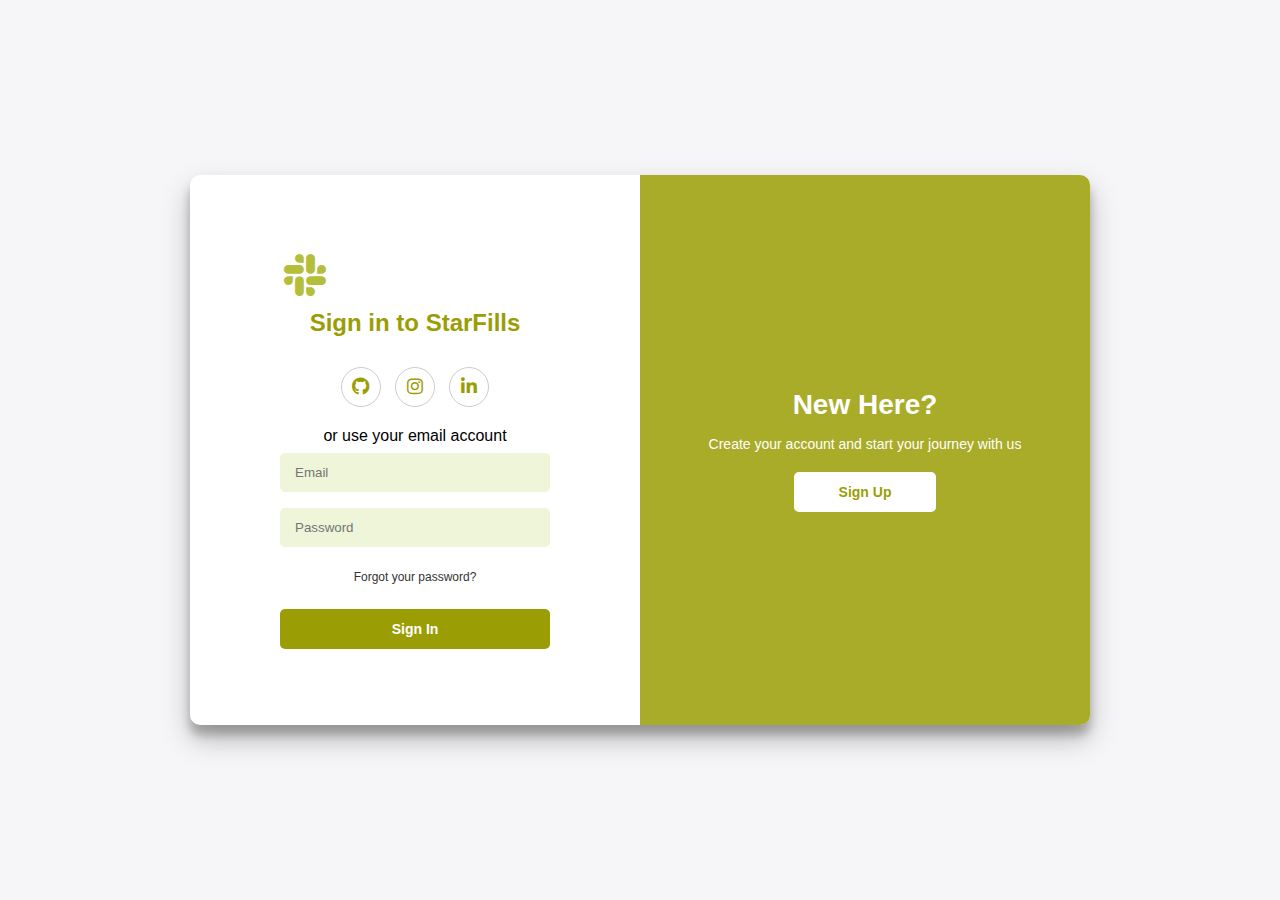
<file: index.html>
<!DOCTYPE html>
<html lang="en">
<head>
  <meta charset="UTF-8">
  <meta name="viewport" content="width=device-width, initial-scale=1.0">
  <title>Sign In</title>
  <link rel="stylesheet" href="https://cdnjs.cloudflare.com/ajax/libs/font-awesome/6.5.0/css/all.min.css">
  <link rel="stylesheet" href="style.css">
  <link rel="stylesheet" href="https://cdnjs.cloudflare.com/ajax/libs/font-awesome/6.5.0/css/all.min.css">
</head>
<body>
  <div class="container">
    
    <!-- Sign In Section -->
    <div class="form-container">
      <form action="#">
        <!-- <img src="https://upload.wikimedia.org/wikipedia/commons/7/76/Slack_Icon.png" class="logo" alt="logo"> -->
        <i class="fa-brands fa-slack logo"></i>
        <h2>Sign in to StarFills</h2>
            <div class="social-container">
            <a href="https://github.com/Amritanshu-dev" target="_blank"><i class="fab fa-github"></i></a>
            <a href="https://www.instagram.com/needtherapy.jpg?igsh=MWR6NmU2Njg5ZTBxMA==" target="_blank"><i class="fab fa-instagram"></i></a>
            <a href="https://linkedin.com/in/amritanshu-shreshth" target="_blank"><i class="fab fa-linkedin-in"></i></a>
            </div>
        <span>or use your email account</span>
        <input type="email" placeholder="Email" required>
        <input type="password" placeholder="Password" required>
        <a href="#">Forgot your password?</a>
        <button type="submit">Sign In</button>
      </form>
    </div>

    <!-- Overlay -->
    <div class="overlay-container">
      <div class="overlay">
        <h1>New Here?</h1>
        <p>Create your account and start your journey with us</p>
        <a href="signup.html">
          <button class="ghost">Sign Up</button>
        </a>
      </div>
    </div>
    
  </div>
</body>
</html>
</file>
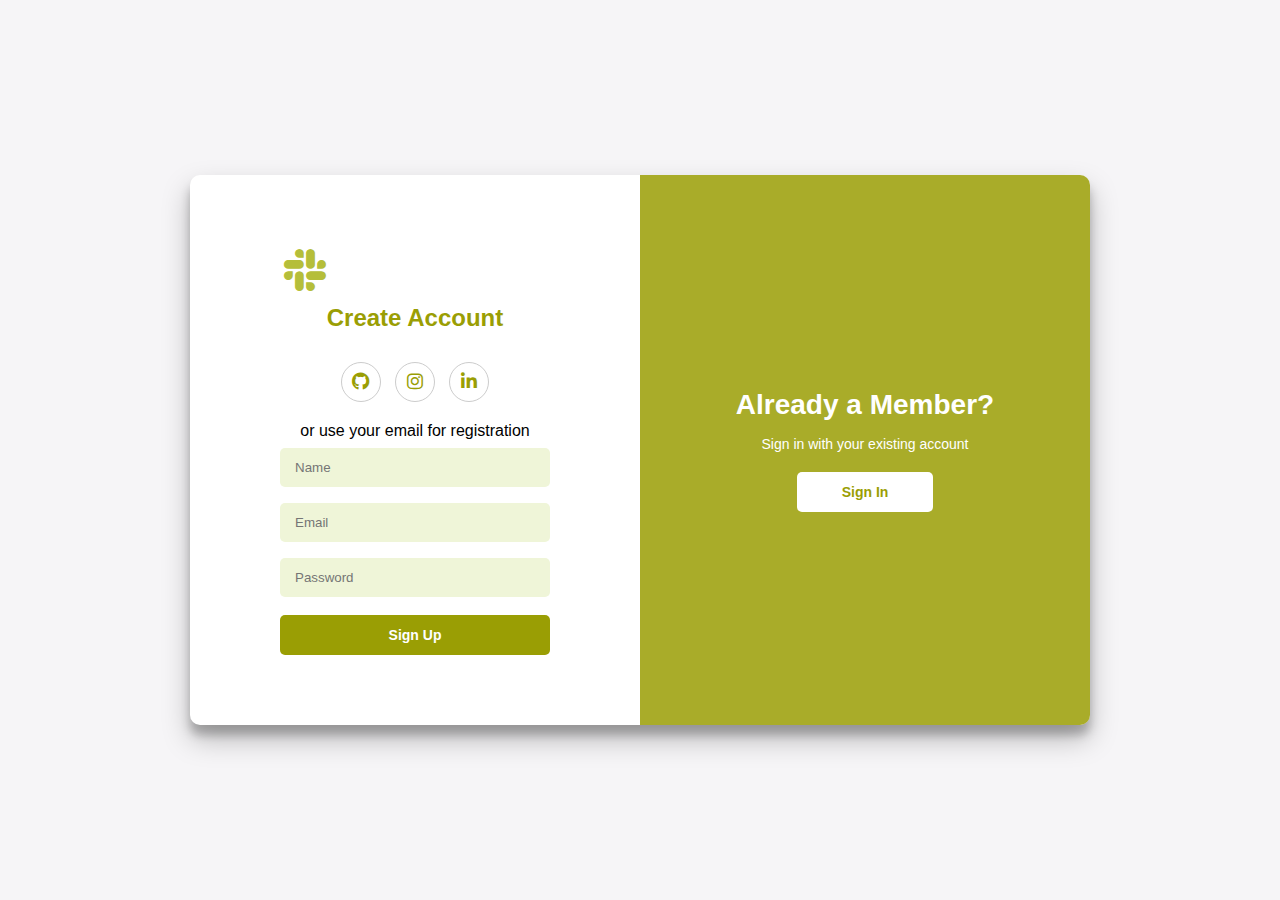
<file: signup.html>
<!DOCTYPE html>
<html lang="en">
<head>
  <meta charset="UTF-8">
  <meta name="viewport" content="width=device-width, initial-scale=1.0">
  <title>Sign Up</title>
  <link rel="stylesheet" href="https://cdnjs.cloudflare.com/ajax/libs/font-awesome/6.5.0/css/all.min.css">
  <link rel="stylesheet" href="style.css">
  <link rel="stylesheet" href="https://cdnjs.cloudflare.com/ajax/libs/font-awesome/6.5.0/css/all.min.css">
</head>
<body>
  <div class="container">
    
    <!-- Sign Up Section -->
    <div class="form-container">
      <form action="#">
        <!-- <img src="https://upload.wikimedia.org/wikipedia/commons/7/76/Slack_Icon.png" class="logo" alt="logo"> -->
        <i class="fa-brands fa-slack logo"></i>
        <h2>Create Account</h2>
        <div class="social-container">
        <a href="https://github.com/Amritanshu-dev" target="_blank"><i class="fab fa-github"></i></a>
        <a href="https://www.instagram.com/needtherapy.jpg?igsh=MWR6NmU2Njg5ZTBxMA==" target="_blank"><i class="fab fa-instagram"></i></a>
        <a href="https://linkedin.com/in/amritanshu-shreshth" target="_blank"><i class="fab fa-linkedin-in"></i></a>
        </div>
        <span>or use your email for registration</span>
        <input type="text" placeholder="Name" required>
        <input type="email" placeholder="Email" required>
        <input type="password" placeholder="Password" required>
        <button type="submit">Sign Up</button>
      </form>
    </div>

    <!-- Overlay -->
    <div class="overlay-container">
      <div class="overlay">
        <h1>Already a Member?</h1>
        <p>Sign in with your existing account</p>
        <a href="index.html">
          <button class="ghost">Sign In</button>
        </a>
      </div>
    </div>
    
  </div>
</body>
</html>
</file>
<file: style.css>
/* General */
* {
  box-sizing: border-box;
  margin: 0;
  padding: 0;
  font-family: "Poppins", sans-serif;
}

body {
  display: flex;
  justify-content: center;
  align-items: center;
  height: 100vh;
  background: #f6f5f7;
}

/* Main Container */
.container {
  background: #fff;
  border-radius: 10px;
  box-shadow: 0 14px 28px rgba(0,0,0,0.25),
              0 10px 10px rgba(0,0,0,0.22);
  display: flex;
  overflow: hidden;
  width: 900px;
  max-width: 100%;
  min-height: 550px;
}

/* Form Section */
.form-container {
  flex: 1;
  display: flex;
  justify-content: center;
  align-items: center;
}

form {
  background: #fff;
  display: flex;
  flex-direction: column;
  padding: 0 40px;
  width: 100%;
  max-width: 350px;
  text-align: center;
}

form h2 {
  font-weight: bold;
  margin-bottom: 10px;
  color: #9a9e04;
}

form input {
  background: #eff5d8;
  border: none;
  padding: 12px 15px;
  margin: 8px 0;
  width: 100%;
  border-radius: 5px;
}

form button {
  border-radius: 5px;
  border: none;
  background: #9a9e04;
  color: #fff;
  font-size: 14px;
  padding: 12px 45px;
  margin-top: 10px;
  font-weight: bold;
  cursor: pointer;
}

form button:hover {
  background: #7e8203;
}

form a {
  color: #333;
  font-size: 12px;
  text-decoration: none;
  margin: 15px 0;
}

.logo {
  width: 50px;
  margin-bottom: 10px;
}

.social-container {
  margin: 20px 0;
}

.social-container a {
  border: 1px solid #ccc;
  border-radius: 50%;
  display: inline-flex;
  justify-content: center;
  align-items: center;
  margin: 0 5px;
  height: 40px;
  width: 40px;
  color: #9a9e04;
  text-decoration: none;
  font-size: 18px;
}

/* Overlay Section */
.overlay-container {
  flex: 1;
  background: url("https://img.freepik.com/free-vector/hexagonal-pattern-design_79603-1822.jpg") center/cover no-repeat;
  display: flex;
  justify-content: center;
  align-items: center;
  color: #fff;
}

.overlay {
  background: rgba(154, 158, 4, 0.85); /* greenish overlay */
  width: 100%;
  height: 100%;
  display: flex;
  justify-content: center;
  align-items: center;
  text-align: center;
  flex-direction: column;
  padding: 20px;
}

.overlay h1 {
  font-size: 28px;
  margin-bottom: 15px;
}

.overlay p {
  margin-bottom: 20px;
  font-size: 14px;
}

.overlay button {
  border: none;
  border-radius: 5px;
  background: #fff;
  color: #9a9e04;
  font-size: 14px;
  font-weight: bold;
  padding: 12px 45px;
  cursor: pointer;
}

.overlay button:hover {
  background: #ddd;
}

/* Responsive */
@media (max-width: 768px) {
  .container {
    flex-direction: column;
    width: 100%;
    min-height: 100vh;
  }

  .overlay-container {
    order: -1;
    height: 200px;
  }

  form {
    padding: 20px;
    max-width: 100%;
  }
}
.logo {
  font-size: 48px;      
  color: #b5be3a;       
}
</file>
